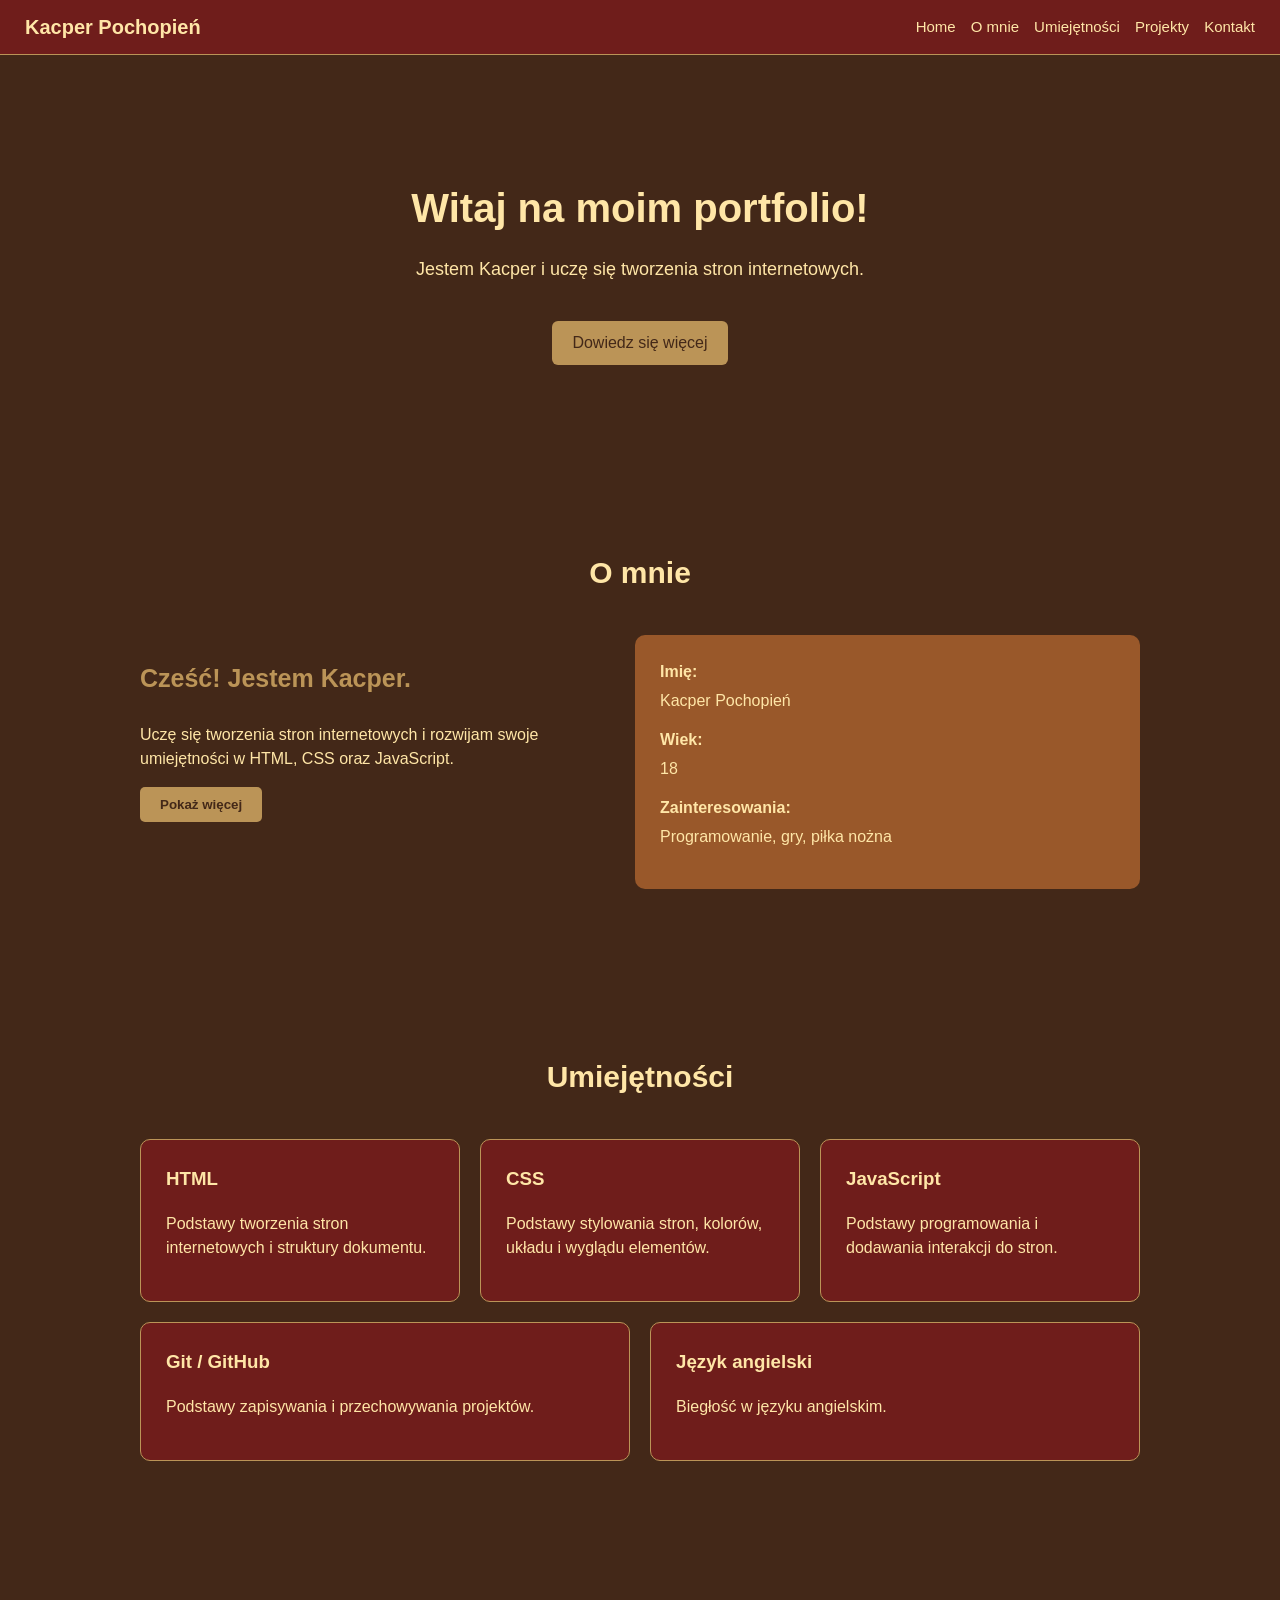
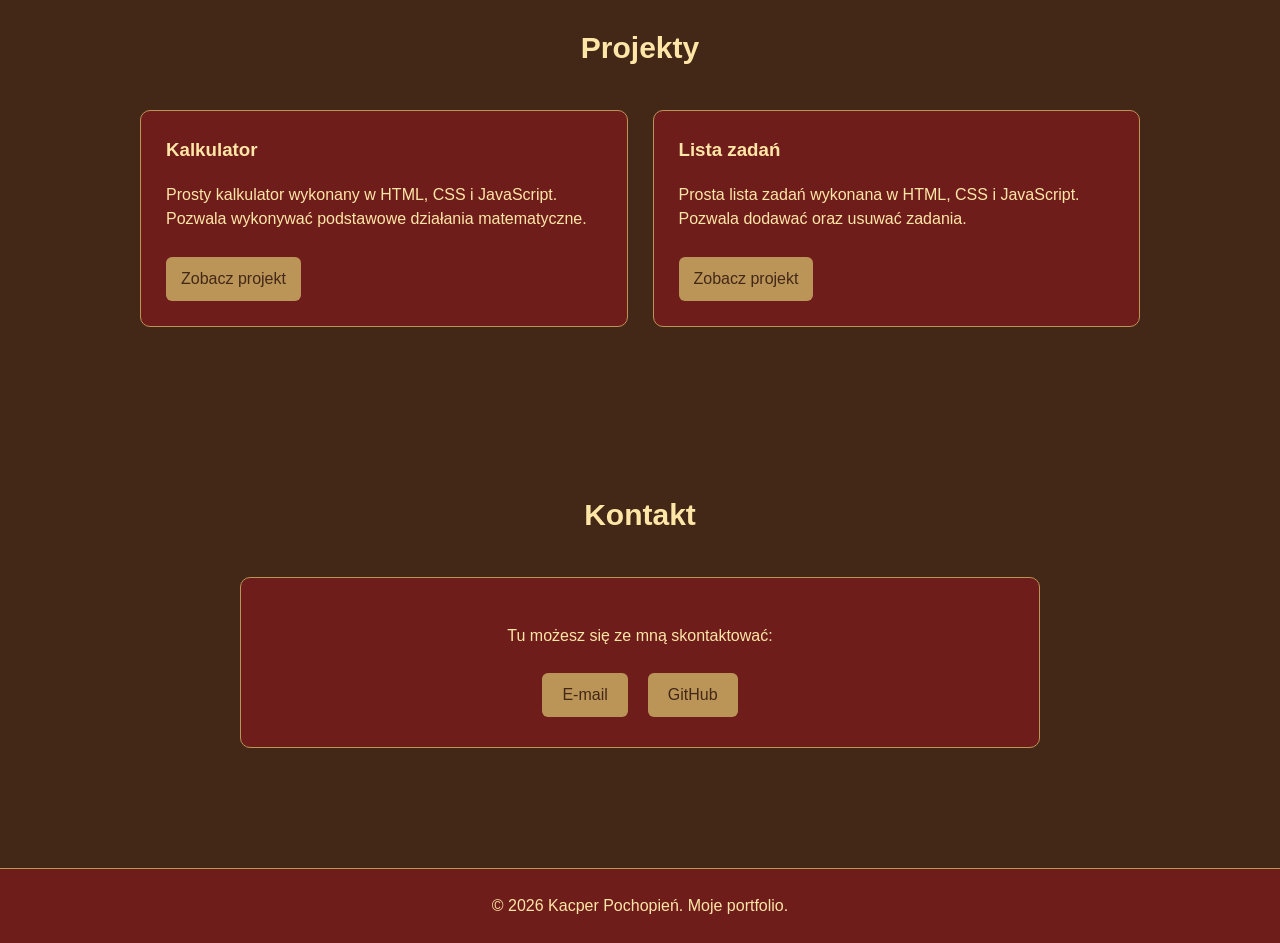
<file: index.html>
<!DOCTYPE html>
<html lang="pl">
<head>
    <meta charset="UTF-8">
    <meta name="viewport" content="width=device-width, initial-scale=1.0">
    <title>Portfolio</title>
    <link rel="stylesheet" href="style.css">
</head>
<body>
    <header>
        <nav>
            <a href="#" class="logo">Kacper Pochopień</a>

            <ul>
                <li><a href="#home">Home</a></li>
                <li><a href="#about">O mnie</a></li>
                <li><a href="#skills">Umiejętności</a></li>
                <li><a href="#projects">Projekty</a></li>
                <li><a href="#contact">Kontakt</a></li>
            </ul>
        </nav>
    </header>

    <main>
        <section id="home">
            <h1>Witaj na moim portfolio!</h1>

            <p>
                Jestem Kacper i uczę się tworzenia stron internetowych.
            </p>

            <a href="#about">Dowiedz się więcej</a>
        </section>

        <section id="about">
            <h2>O mnie</h2>

            <div class="about-content">
                <div class="about-text">
                    <h3>Cześć! Jestem Kacper.</h3>

                    <p>
                        Uczę się tworzenia stron internetowych i rozwijam swoje umiejętności
                        w HTML, CSS oraz JavaScript.
                    </p>

                    <div id="more-info">
                        <p>
                            W wolnym czasie interesuję się programowaniem, grami oraz piłką nożną.
                        </p>
                    </div>

                    <button id="more-button">Pokaż więcej</button>
                </div>

                <div class="about-info">
                    <div>
                        <strong>Imię:</strong>
                        <span>Kacper Pochopień</span>
                    </div>

                    <div>
                        <strong>Wiek:</strong>
                        <span>18</span>
                    </div>

                    <div>
                        <strong>Zainteresowania:</strong>
                        <span>Programowanie, gry, piłka nożna</span>
                    </div>
                </div>
            </div>
        </section>

        <section id="skills">
            <h2>Umiejętności</h2>

            <div class="skills-container">
                <div class="skill">
                    <h3>HTML</h3>
                    <p>Podstawy tworzenia stron internetowych i struktury dokumentu.</p>
                </div>

                <div class="skill">
                    <h3>CSS</h3>
                    <p>Podstawy stylowania stron, kolorów, układu i wyglądu elementów.</p>
                </div>

                <div class="skill">
                    <h3>JavaScript</h3>
                    <p>Podstawy programowania i dodawania interakcji do stron.</p>
                </div>

                <div class="skill">
                    <h3>Git / GitHub</h3>
                    <p>Podstawy zapisywania i przechowywania projektów.</p>
                </div>

                <div class="skill">
                    <h3>Język angielski</h3>
                    <p>Biegłość w języku angielskim.</p>
                </div>
            </div>
        </section>
        <section id="projects">
            <h2>Projekty</h2>

            <div class="projects-container">

                <div class="project">
                    <h3>Kalkulator</h3>

                    <p>
                        Prosty kalkulator wykonany w HTML, CSS i JavaScript.
                        Pozwala wykonywać podstawowe działania matematyczne.
                    </p>

                    <a href="projekty/kalkulator/index.html">Zobacz projekt</a>
                </div>

                <div class="project">
                    <h3>Lista zadań</h3>

                    <p>
                        Prosta lista zadań wykonana w HTML, CSS i JavaScript.
                        Pozwala dodawać oraz usuwać zadania.
                    </p>

                    <a href="projekty/todo/index.html">Zobacz projekt</a>
                </div>

            </div>
        </section>

        <section id="contact">
            <h2>Kontakt</h2>

            <div class="contact-content">
                <p>
                    Tu możesz się ze mną skontaktować: 
                </p>

                <div class="contact-links">
                    <a href="mailto:mail@example.com">E-mail</a>

                    <a href="https://github.com/github">
                        GitHub
                    </a>
                </div>
            </div>
        </section>
    </main>

    <footer>
        <p>&copy; 2026 Kacper Pochopień. Moje portfolio.</p>
    </footer>

    <script src="script.js"></script>
</body>
</html>
</file>
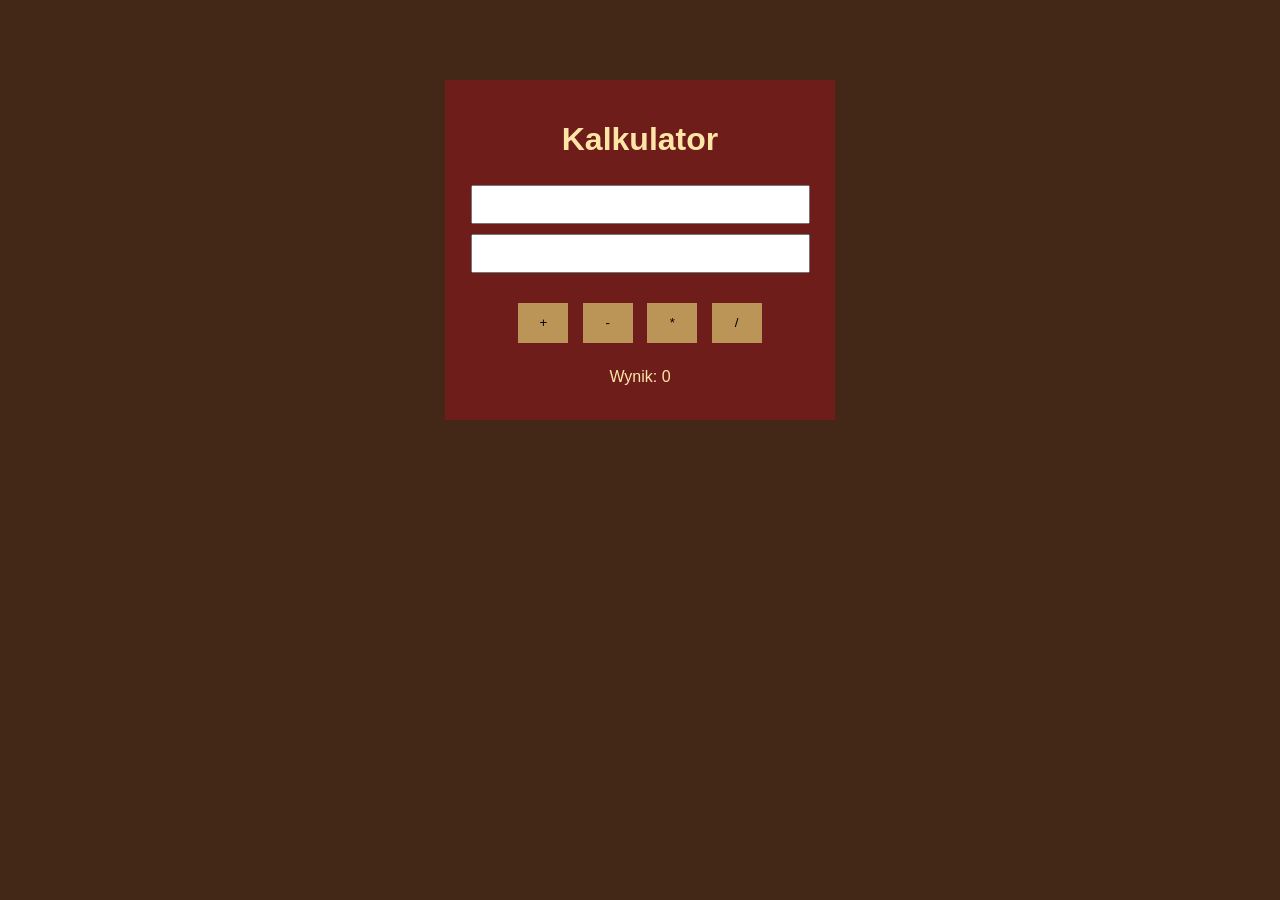
<file: projekty/kalkulator/index.html>
<!DOCTYPE html>
<html lang="en">
<head>
    <meta charset="UTF-8">
    <meta name="viewport" content="width=device-width, initial-scale=1.0">
    <title>Kalkulator</title>
    <link rel="stylesheet" href="style.css">
</head>
<body>
    <div class="calculator">
        <h1>Kalkulator</h1>

        <input type="number" id="number1">
        <input type="number" id="number2">

        <div class="buttons">
            <button id="add">+</button>
            <button id="subtract">-</button>
            <button id="multiply">*</button>
            <button id="divide">/</button>
        </div>

        <p>Wynik: <span id="result">0</span></p>
    </div>

    <script src="script.js"></script>
</body>
</html>
</file>
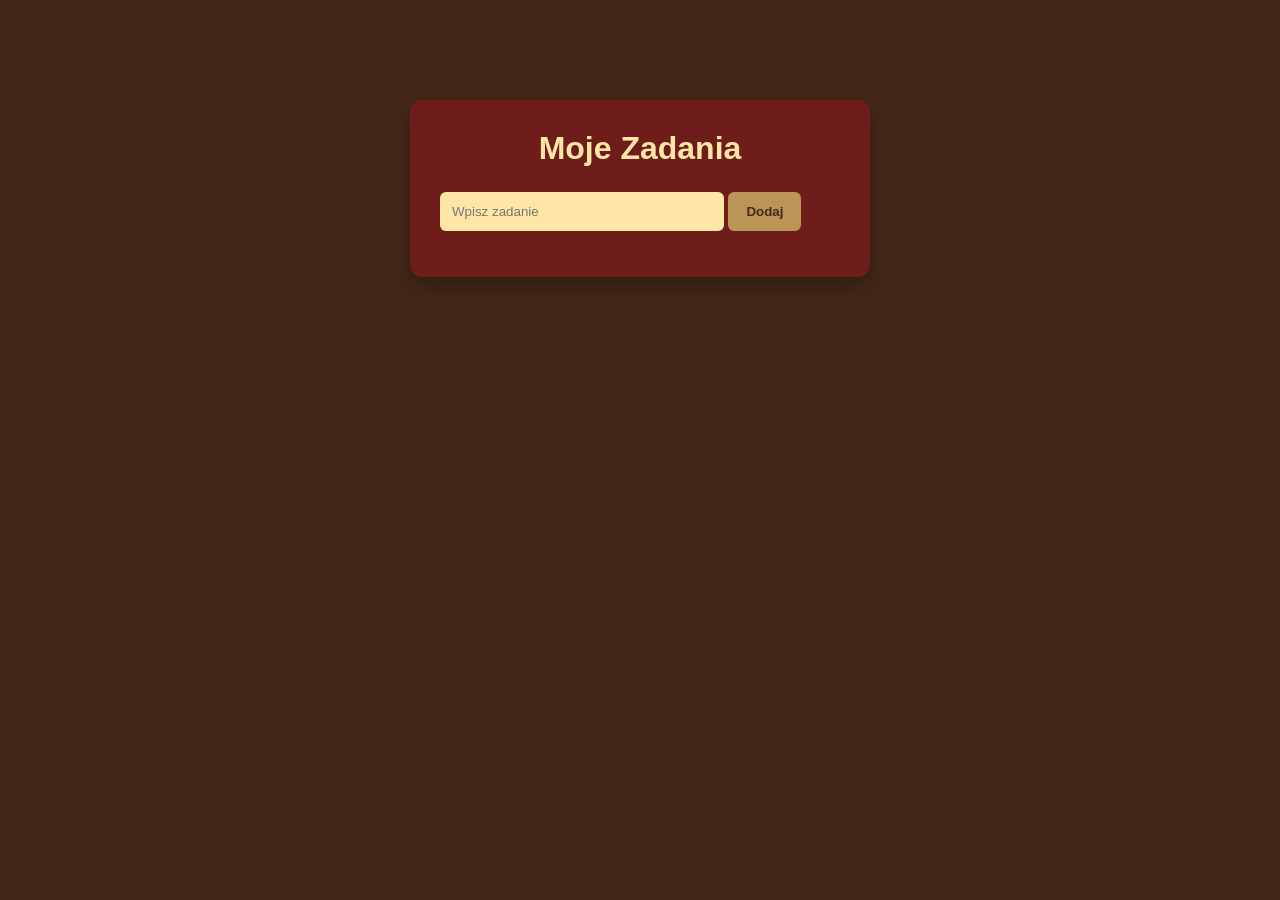
<file: projekty/todo/index.html>
<!DOCTYPE html>
<html lang="pl">
<head>
    <meta charset="UTF-8">
    <meta name="viewport" content="width=device-width, initial-scale=1.0">
    <title>Lista zadań</title>
    <link rel="stylesheet" href="style.css">
</head>

<body>
    <div class="todo">
        <h1>Moje Zadania</h1>

        <input type="text" id="taskInput" placeholder="Wpisz zadanie">

        <button id="addButton">Dodaj</button>

        <ul id="taskList"></ul>
    </div>

    <script src="script.js"></script>
</body>
</html>
</file>
<file: style.css>
body {
    margin: 0;
    background-color: #432818;
    color: #ffe6a7;
    font-family: Arial, sans-serif;
    line-height: 1.5;
}

header {
    background-color: #6f1d1b;
    padding: 12px 25px;
    border-bottom: 1px solid #bb9457;
}

nav {
    display: flex;
    justify-content: space-between;
    align-items: center;
}

.logo {
    color: #ffe6a7;
    text-decoration: none;
    font-size: 20px;
    font-weight: bold;
}

nav ul {
    display: flex;
    gap: 15px;
    list-style: none;
    margin: 0;
    padding: 0;
}

nav ul a {
    color: #ffe6a7;
    text-decoration: none;
    font-size: 15px;
}

nav ul a:hover {
    color: #bb9457;
}

#home {
    padding: 90px 20px;
    text-align: center;
}

#home h1 {
    font-size: 40px;
    margin-bottom: 15px;
}

#home p {
    font-size: 18px;
}

#home a {
    display: inline-block;
    margin-top: 20px;
    padding: 10px 20px;
    background-color: #bb9457;
    color: #432818;
    text-decoration: none;
    border-radius: 6px;
}

#home a:hover {
    background-color: #ffe6a7;
}

#about {
    padding: 70px 20px;
    max-width: 1000px;
    margin: 0 auto;
}

#about h2 {
    text-align: center;
    font-size: 30px;
    margin-bottom: 40px;
}

.about-content {
    display: flex;
    gap: 40px;
    align-items: flex-start;
}

.about-text {
    flex: 1;
}

.about-text h3 {
    font-size: 25px;
    color: #bb9457;
}

.about-info {
    flex: 1;
    background-color: #99582a;
    padding: 25px;
    border-radius: 10px;
}

.about-info div {
    margin-bottom: 15px;
}

.about-info strong {
    display: block;
    margin-bottom: 5px;
}

.about-info span {
    color: #ffe6a7;
}

#more-info {
    display: none;
}

#more-button {
    padding: 10px 20px;
    background-color: #bb9457;
    color: #432818;
    border: none;
    border-radius: 5px;
    cursor: pointer;
    font-weight: bold;
}

#more-button:hover {
    background-color: #ffe6a7;
}

#skills {
    padding: 70px 20px;
    max-width: 1000px;
    margin: 0 auto;
}

#skills h2 {
    text-align: center;
    font-size: 30px;
    margin-bottom: 40px;
}

.skills-container {
    display: flex;
    gap: 20px;
    flex-wrap: wrap;
}

.skill {
    flex: 1;
    min-width: 200px;
    padding: 25px;
    background-color: #6f1d1b;
    border: 1px solid #bb9457;
    border-radius: 10px;
    transition: transform 0.2s;
}

.skill:hover {
    transform: translateY(-4px);
}

.skill h3 {
    color: #ffe6a7;
    margin-top: 0;
}

.skill p {
    line-height: 1.5;
}

#projects {
    padding: 70px 20px;
    max-width: 1000px;
    margin: 0 auto;
}

#projects h2 {
    text-align: center;
    font-size: 30px;
    margin-bottom: 40px;
}

.projects-container {
    display: flex;
    gap: 25px;
    flex-wrap: wrap;
}

.project {
    flex: 1;
    min-width: 250px;
    padding: 25px;
    background-color: #6f1d1b;
    border: 1px solid #bb9457;
    border-radius: 10px;
    transition: transform 0.2s;
}

.project:hover {
    transform: translateY(-4px);
}

.project h3 {
    margin-top: 0;
    color: #ffe6a7;
}

.project p {
    line-height: 1.5;
}

.project a {
    display: inline-block;
    margin-top: 10px;
    padding: 10px 15px;
    background-color: #bb9457;
    color: #432818;
    text-decoration: none;
    border-radius: 6px;
}

.project a:hover {
    background-color: #ffe6a7;
}

#contact {
    padding: 70px 20px;
    max-width: 800px;
    margin: 0 auto;
}

#contact h2 {
    text-align: center;
    font-size: 30px;
    margin-bottom: 40px;
}

.contact-content {
    padding: 30px;
    background-color: #6f1d1b;
    border: 1px solid #bb9457;
    border-radius: 10px;
    text-align: center;
}

.contact-content p {
    line-height: 1.5;
}

.contact-links {
    display: flex;
    justify-content: center;
    gap: 20px;
    margin-top: 25px;
}

.contact-links a {
    padding: 10px 20px;
    background-color: #bb9457;
    color: #432818;
    text-decoration: none;
    border-radius: 6px;
}

.contact-links a:hover {
    background-color: #ffe6a7;
}

footer {
    margin-top: 50px;
    padding: 25px;
    background-color: #6f1d1b;
    text-align: center;
    border-top: 1px solid #bb9457;
}

footer p {
    margin: 0;
}
</file>
<file: projekty/kalkulator/style.css>
body {
    background-color: #432818;
    color: #ffe6a7;
    font-family: Arial, sans-serif;
}

.calculator {
    width: 350px;
    height: 300px;
    margin: 80px auto;
    padding: 20px;
    background-color: #6f1d1b;
    text-align: center;
}

input {
    width: 90%;
    padding: 10px;
    margin: 5px 0;
}

.buttons {
    margin: 20px 0;
}

button {
    width: 50px;
    height: 40px;
    margin: 5px;
    background-color: #bb9457;
    border: none;
    cursor: pointer;
}

button:hover {
    background-color: #99582a;
}
</file>
<file: projekty/todo/style.css>
body {
    margin: 0;
    background-color: #432818;
    color: #ffe6a7;
    font-family: Arial, sans-serif;
}

.todo {
    width: 400px;
    margin: 100px auto;
    padding: 30px;
    background-color: #6f1d1b;
    border-radius: 12px;
    box-shadow: 0 10px 25px rgba(0, 0, 0, 0.3);
}

h1 {
    text-align: center;
    margin-top: 0;
    margin-bottom: 25px;
}

input {
    width: 65%;
    padding: 12px;
    background-color: #ffe6a7;
    border: none;
    border-radius: 6px;
    color: #432818;
}

input:focus {
    outline: 2px solid #bb9457;
}

button {
    padding: 12px 18px;
    background-color: #bb9457;
    color: #432818;
    border: none;
    border-radius: 6px;
    cursor: pointer;
    font-weight: bold;
}

button:hover {
    background-color: #ffe6a7;
}

ul {
    padding: 0;
    list-style: none;
}

li {
    margin-top: 12px;
    padding: 12px 15px;
    background-color: #99582a;
    border-radius: 6px;
    cursor: pointer;
}

li:hover {
    background-color: #bb9457;
}
</file>
